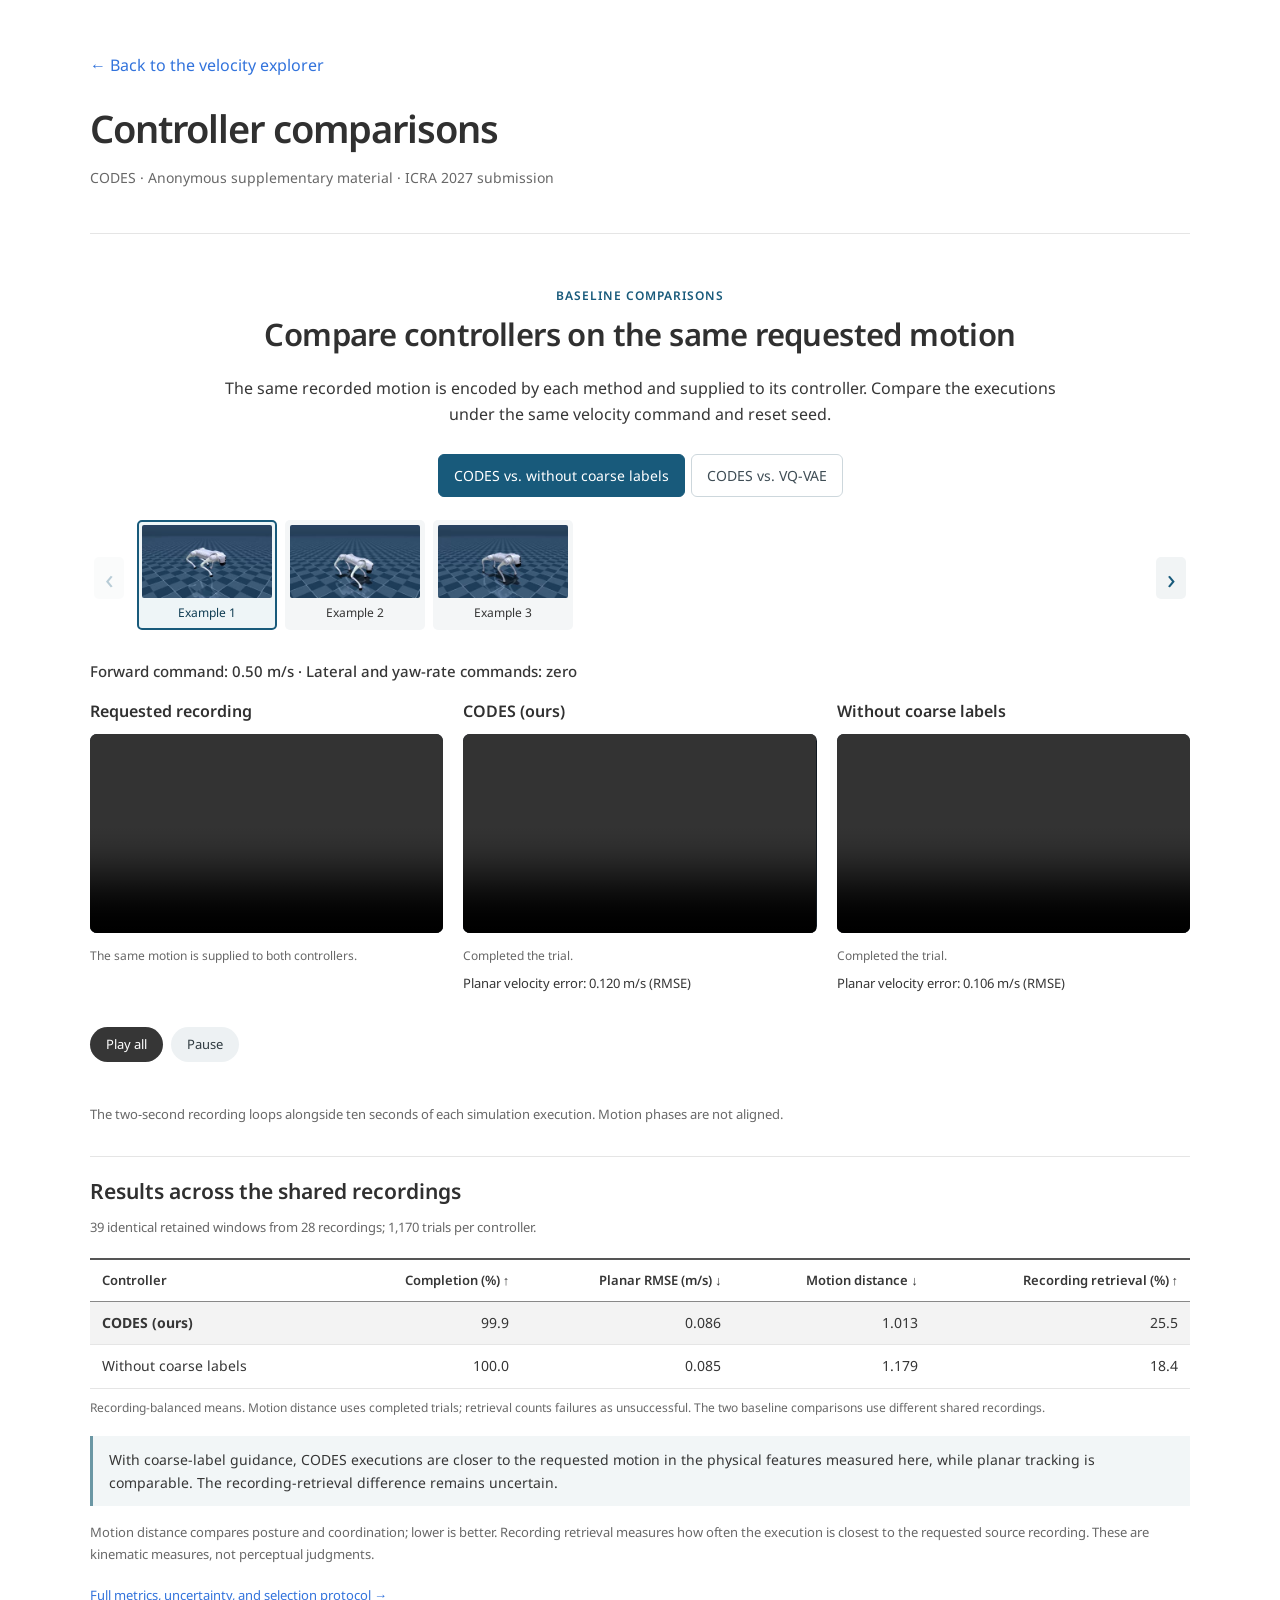
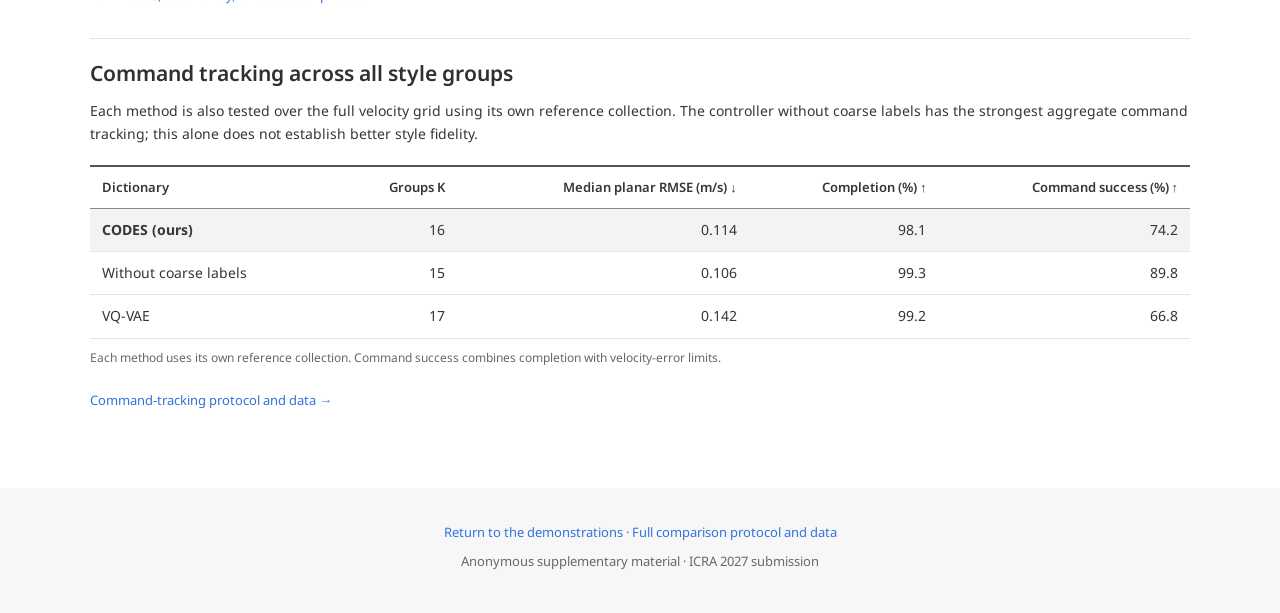
<file: controllers.html>
<!DOCTYPE html>
<html lang="en">
<head>
  <meta charset="UTF-8">
  <meta name="viewport" content="width=device-width, initial-scale=1">
  <meta name="description" content="Compare CODES and baseline controllers using the same requested motion and velocity command.">
  <title>Controller comparisons · CODES</title>
  <link rel="preconnect" href="https://fonts.googleapis.com">
  <link rel="preconnect" href="https://fonts.gstatic.com" crossorigin>
  <link href="https://fonts.googleapis.com/css2?family=Noto+Sans:wght@400;500;600;700&display=swap" rel="stylesheet">
  <link rel="stylesheet" href="site.css">
  <script src="data/gallery.min.js"></script>
  <script src="data/comparisons.min.js"></script>
  <script src="motion-ui.js" defer></script>
  <script src="comparisons-content.js" defer></script>
  <script src="comparisons.js" defer></script>
</head>
<body data-page="comparisons">
  <a class="skip-link" href="#comparisons">Skip to comparisons</a>
  <header class="technical-header content-section">
    <a href="index.html#velocity-explorer">← Back to the velocity explorer</a>
    <h1>Controller comparisons</h1>
    <p>CODES · Anonymous supplementary material · ICRA 2027 submission</p>
  </header>
  <main>
    <div id="comparison-mount"></div>
    <noscript><p class="reading-column">Enable JavaScript to play the matched comparisons and view their result tables. <a href="technical.html#matched">The evaluation protocol is available here.</a></p></noscript>
  </main>
  <footer><p><a href="index.html">Return to the demonstrations</a> · <a href="technical.html#matched">Full comparison protocol and data</a></p><p>Anonymous supplementary material · ICRA 2027 submission</p></footer>
</body>
</html>
</file>
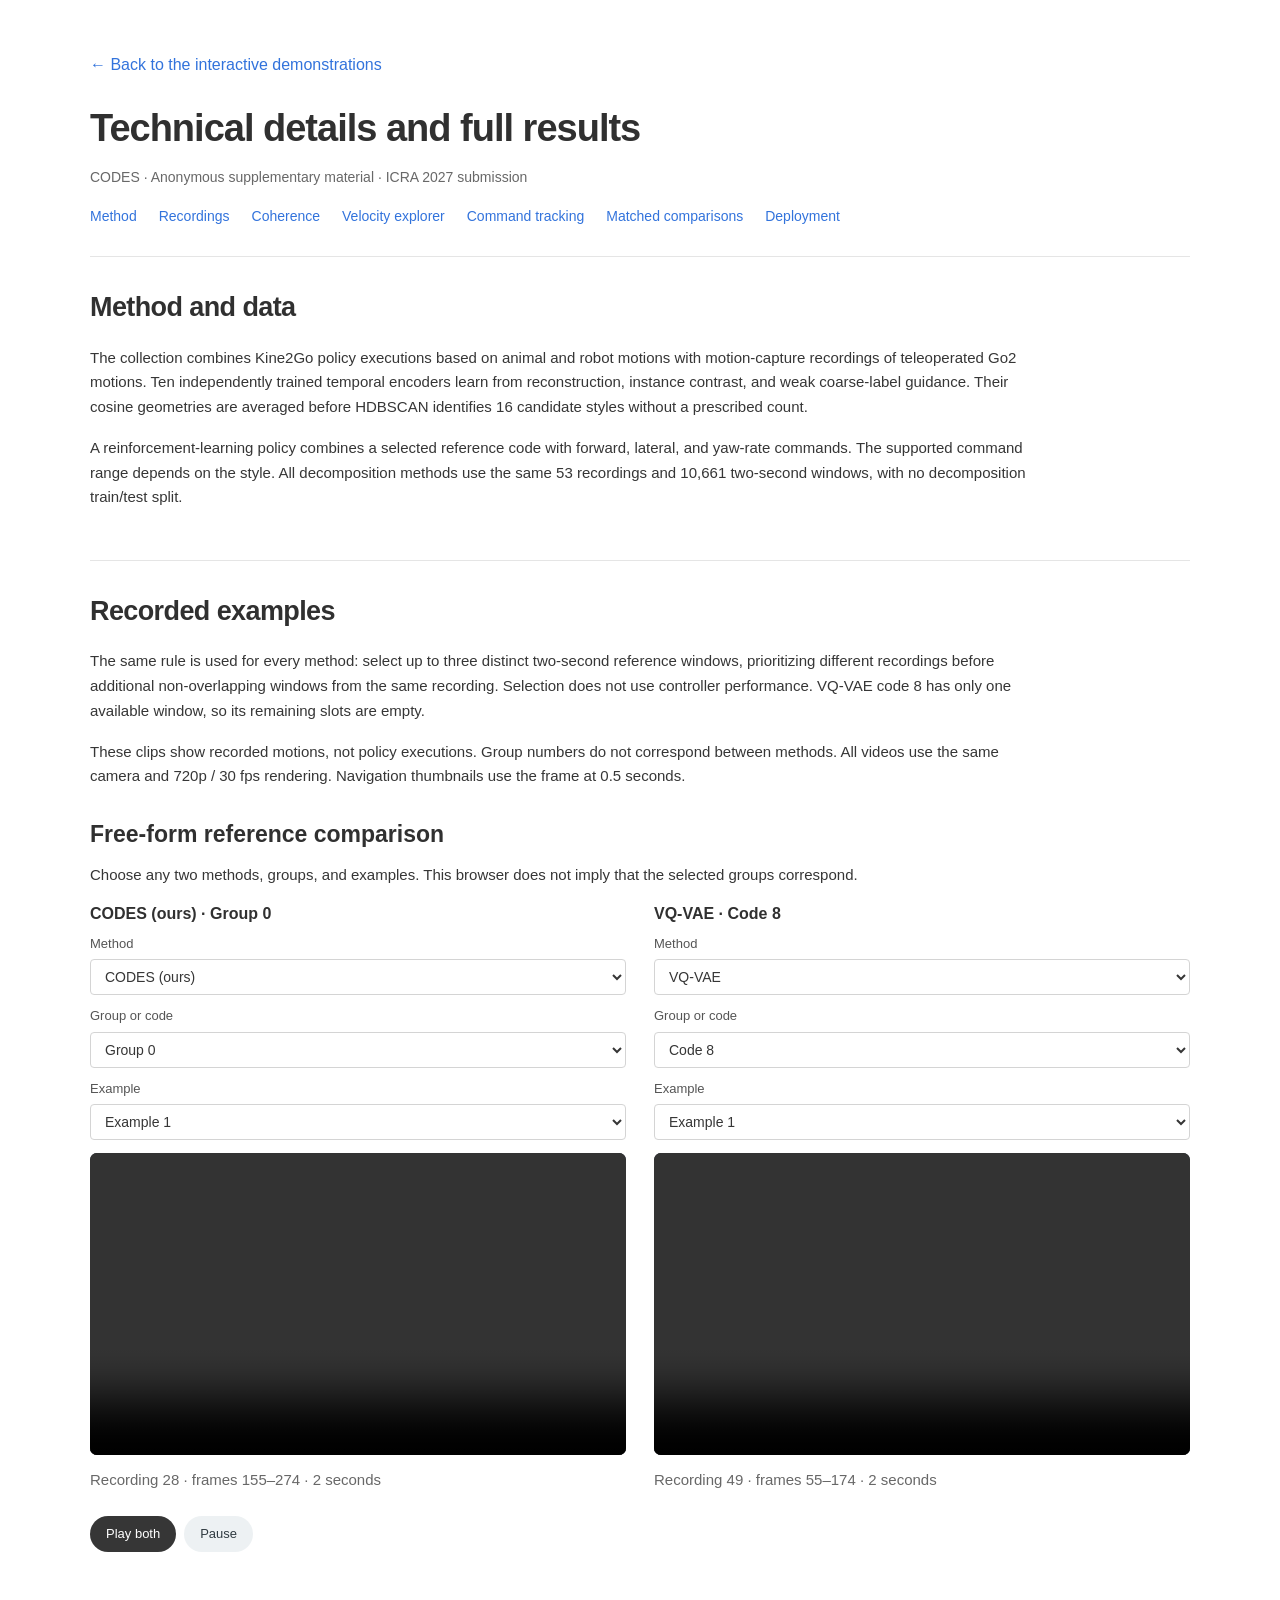
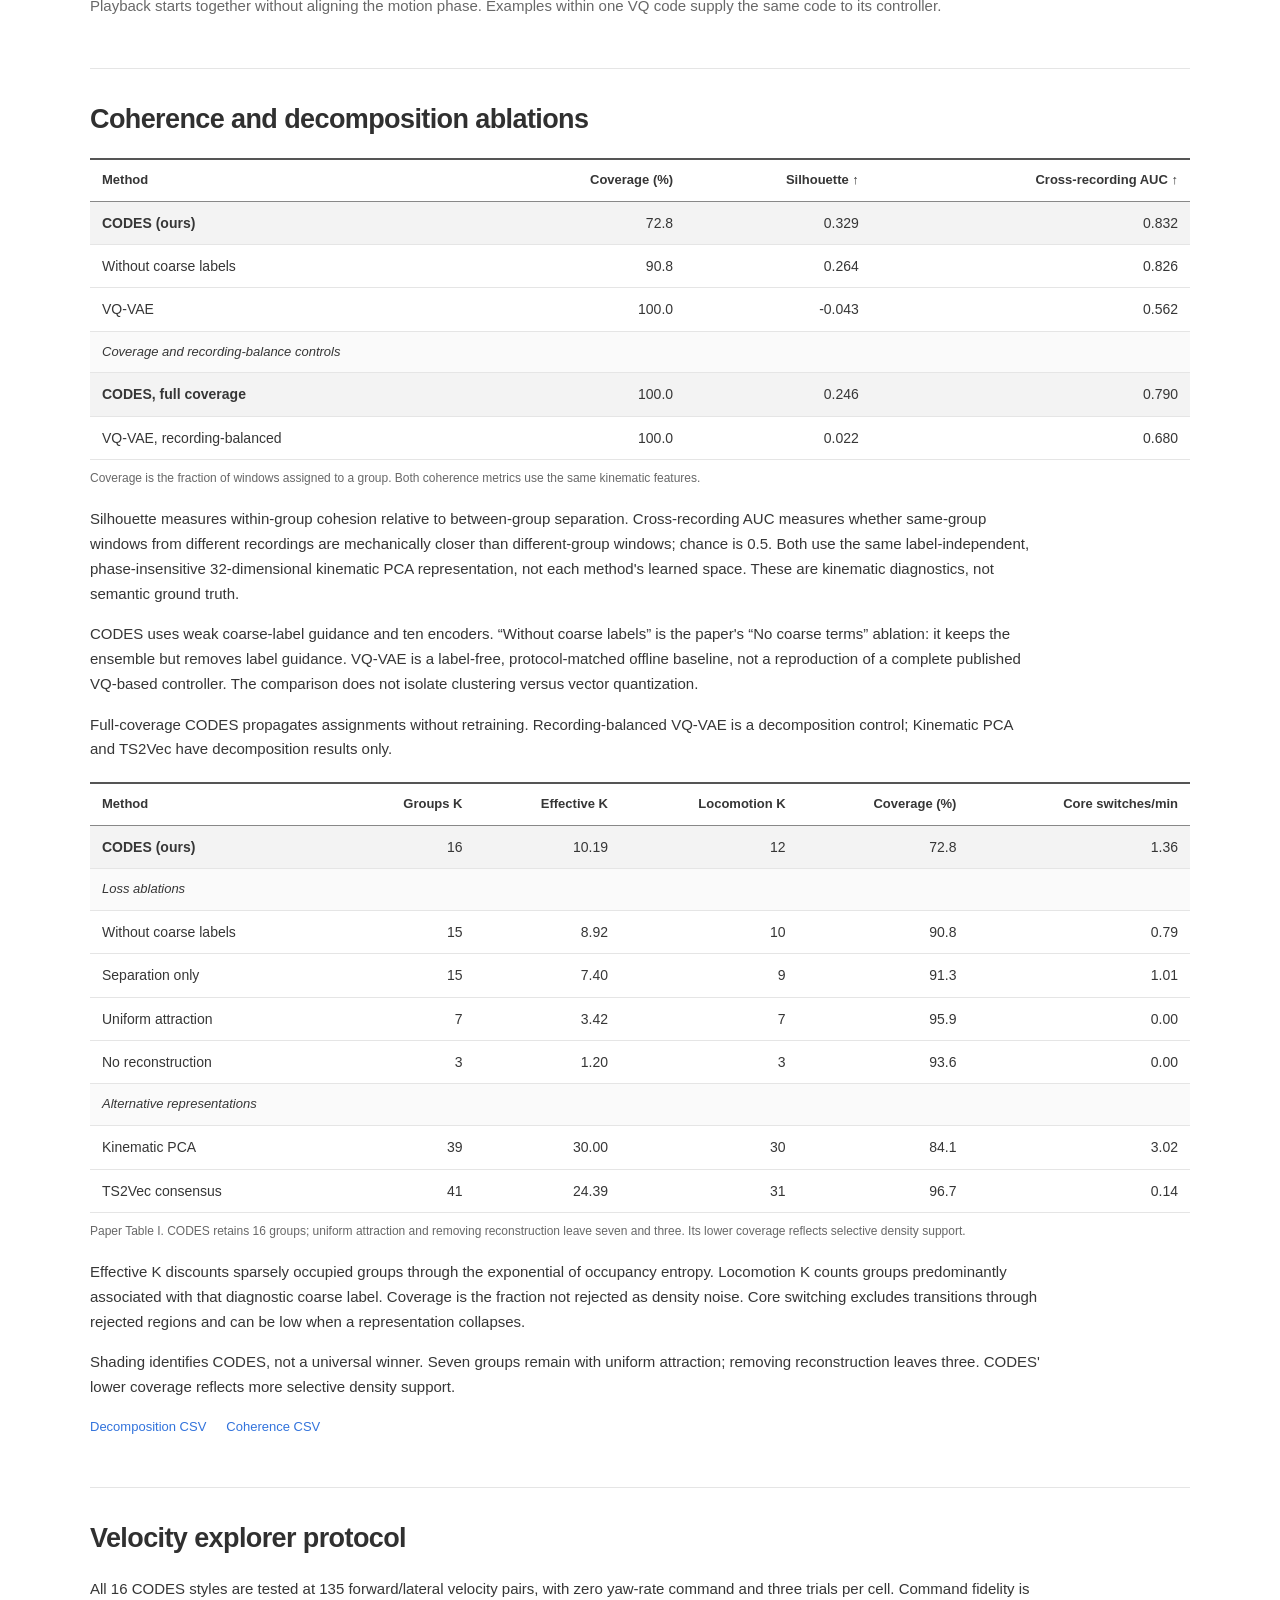
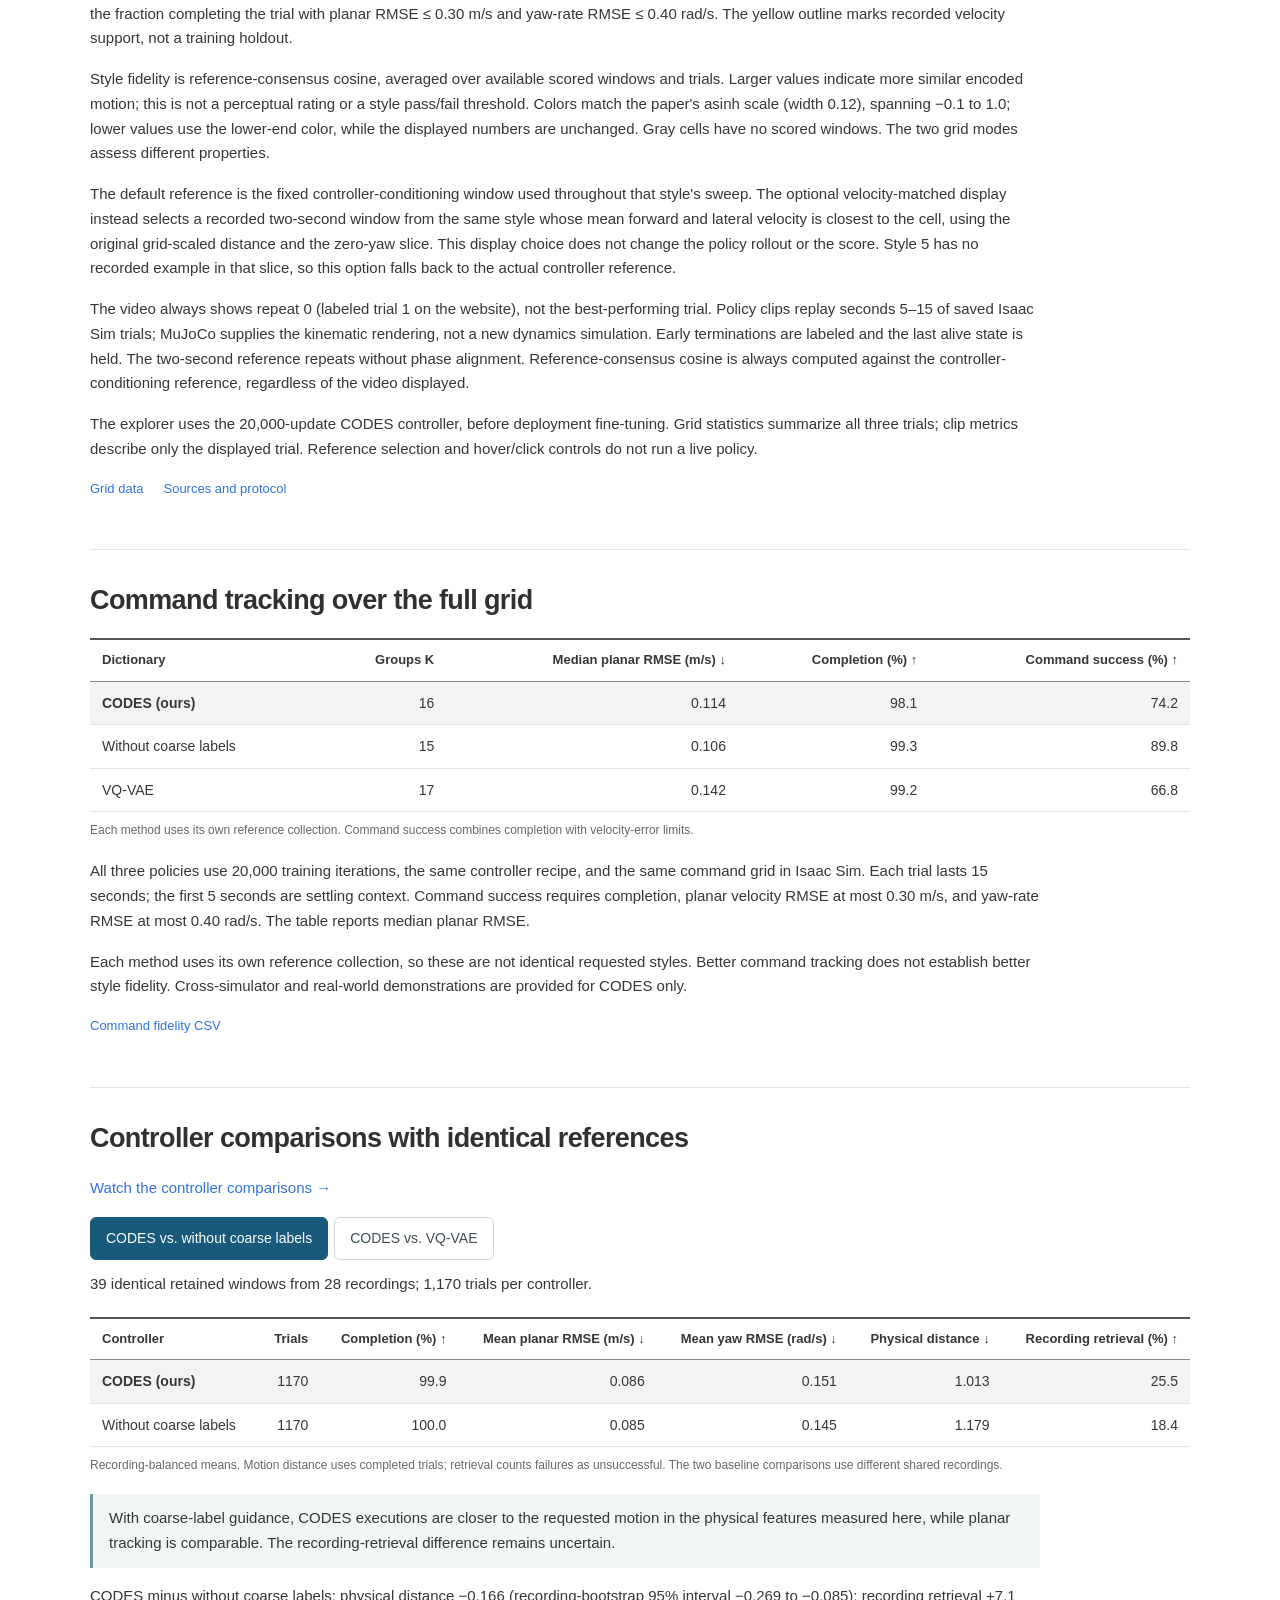
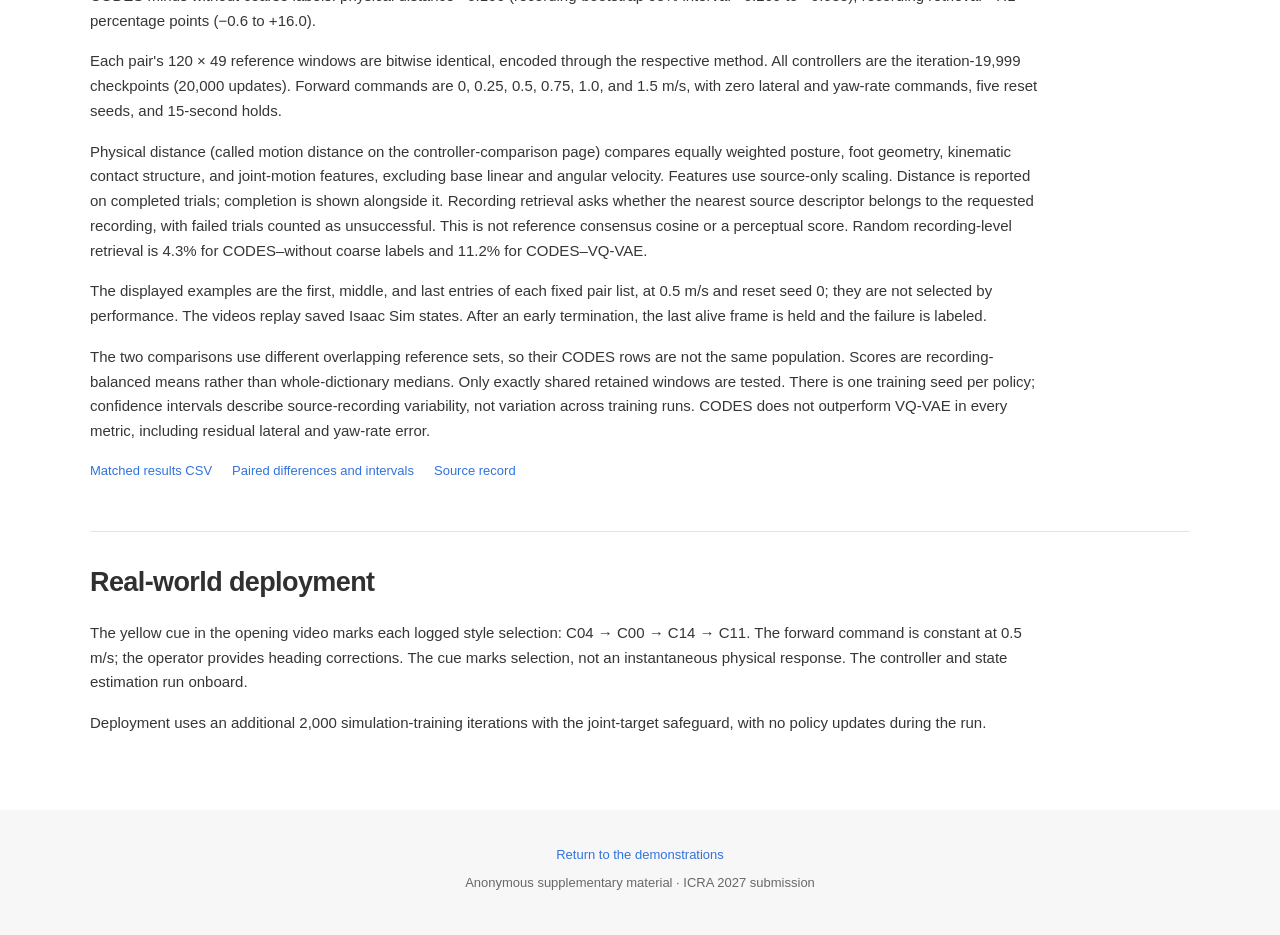
<file: technical.html>
<!DOCTYPE html>
<html lang="en">
<head>
  <meta charset="UTF-8">
  <meta name="viewport" content="width=device-width, initial-scale=1">
  <title>Technical details · CODES</title>
  <link rel="stylesheet" href="site.css">
  <script src="data/gallery.min.js"></script>
  <script src="data/comparisons.min.js"></script>
  <script src="motion-ui.js" defer></script>
  <script src="comparisons.js" defer></script>
</head>
<body data-page="technical">
  <a class="skip-link" href="#method">Skip to content</a>
  <header class="technical-header content-section">
    <a href="index.html">← Back to the interactive demonstrations</a>
    <h1>Technical details and full results</h1>
    <p>CODES · Anonymous supplementary material · ICRA 2027 submission</p>
    <nav class="technical-nav" aria-label="Technical sections"><a href="#method">Method</a><a href="#references">Recordings</a><a href="#coherence">Coherence</a><a href="#velocity">Velocity explorer</a><a href="#command">Command tracking</a><a href="#matched">Matched comparisons</a><a href="#deployment">Deployment</a></nav>
  </header>
  <main class="technical-main">
    <section id="method" class="content-section">
      <h2>Method and data</h2>
      <p>The collection combines Kine2Go policy executions based on animal and robot motions with motion-capture recordings of teleoperated Go2 motions. Ten independently trained temporal encoders learn from reconstruction, instance contrast, and weak coarse-label guidance. Their cosine geometries are averaged before HDBSCAN identifies 16 candidate styles without a prescribed count.</p>
      <p>A reinforcement-learning policy combines a selected reference code with forward, lateral, and yaw-rate commands. The supported command range depends on the style. All decomposition methods use the same 53 recordings and 10,661 two-second windows, with no decomposition train/test split.</p>
    </section>
    <section id="references" class="content-section">
      <h2>Recorded examples</h2>
      <p>The same rule is used for every method: select up to three distinct two-second reference windows, prioritizing different recordings before additional non-overlapping windows from the same recording. Selection does not use controller performance. VQ-VAE code 8 has only one available window, so its remaining slots are empty.</p>
      <p>These clips show recorded motions, not policy executions. Group numbers do not correspond between methods. All videos use the same camera and 720p / 30 fps rendering. Navigation thumbnails use the frame at 0.5 seconds.</p>
      <h3>Free-form reference comparison</h3>
      <p>Choose any two methods, groups, and examples. This browser does not imply that the selected groups correspond.</p>
      <div id="reference-compare-root" class="media-comparison-grid">
        <div class="compare-card"><h4 id="compare-left-heading">Left reference</h4><label for="compare-left-model">Method</label><select id="compare-left-model"></select><label for="compare-left-group">Group or code</label><select id="compare-left-group"></select><label for="compare-left-sample">Example</label><select id="compare-left-sample"></select><video id="compare-left-video" controls muted loop playsinline preload="metadata"></video><p id="compare-left-source" class="source-caption"></p></div>
        <div class="compare-card"><h4 id="compare-right-heading">Right reference</h4><label for="compare-right-model">Method</label><select id="compare-right-model"></select><label for="compare-right-group">Group or code</label><select id="compare-right-group"></select><label for="compare-right-sample">Example</label><select id="compare-right-sample"></select><video id="compare-right-video" controls muted loop playsinline preload="metadata"></video><p id="compare-right-source" class="source-caption"></p></div>
      </div>
      <div class="comparison-buttons"><button id="reference-play" type="button">Play both</button><button id="reference-pause" type="button" class="secondary-button">Pause</button></div>
      <p id="reference-playback-status" class="playback-status" aria-live="polite"></p>
      <p class="small-note">Playback starts together without aligning the motion phase. Examples within one VQ code supply the same code to its controller.</p>
    </section>
    <section id="coherence" class="content-section comparison-section">
      <h2>Coherence and decomposition ablations</h2>
      <div id="coherence-comparison-table" class="comparison-table-wrap"></div>
      <p>Silhouette measures within-group cohesion relative to between-group separation. Cross-recording AUC measures whether same-group windows from different recordings are mechanically closer than different-group windows; chance is 0.5. Both use the same label-independent, phase-insensitive 32-dimensional kinematic PCA representation, not each method's learned space. These are kinematic diagnostics, not semantic ground truth.</p>
      <p>CODES uses weak coarse-label guidance and ten encoders. “Without coarse labels” is the paper's “No coarse terms” ablation: it keeps the ensemble but removes label guidance. VQ-VAE is a label-free, protocol-matched offline baseline, not a reproduction of a complete published VQ-based controller. The comparison does not isolate clustering versus vector quantization.</p>
      <p>Full-coverage CODES propagates assignments without retraining. Recording-balanced VQ-VAE is a decomposition control; Kinematic PCA and TS2Vec have decomposition results only.</p>
      <div id="decomposition-comparison-table" class="comparison-table-wrap"></div>
      <p>Effective K discounts sparsely occupied groups through the exponential of occupancy entropy. Locomotion K counts groups predominantly associated with that diagnostic coarse label. Coverage is the fraction not rejected as density noise. Core switching excludes transitions through rejected regions and can be low when a representation collapses.</p>
      <p>Shading identifies CODES, not a universal winner. Seven groups remain with uniform attraction; removing reconstruction leaves three. CODES' lower coverage reflects more selective density support.</p>
      <div class="download-links"><a href="data/comparisons/decomposition.csv" download>Decomposition CSV</a><a href="data/comparisons/coherence.csv" download>Coherence CSV</a></div>
    </section>
    <section id="velocity" class="content-section">
      <h2>Velocity explorer protocol</h2>
      <p>All 16 CODES styles are tested at 135 forward/lateral velocity pairs, with zero yaw-rate command and three trials per cell. Command fidelity is the fraction completing the trial with planar RMSE ≤ 0.30 m/s and yaw-rate RMSE ≤ 0.40 rad/s. The yellow outline marks recorded velocity support, not a training holdout.</p>
      <p>Style fidelity is reference-consensus cosine, averaged over available scored windows and trials. Larger values indicate more similar encoded motion; this is not a perceptual rating or a style pass/fail threshold. Colors match the paper's asinh scale (width 0.12), spanning −0.1 to 1.0; lower values use the lower-end color, while the displayed numbers are unchanged. Gray cells have no scored windows. The two grid modes assess different properties.</p>
      <p>The default reference is the fixed controller-conditioning window used throughout that style's sweep. The optional velocity-matched display instead selects a recorded two-second window from the same style whose mean forward and lateral velocity is closest to the cell, using the original grid-scaled distance and the zero-yaw slice. This display choice does not change the policy rollout or the score. Style 5 has no recorded example in that slice, so this option falls back to the actual controller reference.</p>
      <p>The video always shows repeat 0 (labeled trial 1 on the website), not the best-performing trial. Policy clips replay seconds 5–15 of saved Isaac Sim trials; MuJoCo supplies the kinematic rendering, not a new dynamics simulation. Early terminations are labeled and the last alive state is held. The two-second reference repeats without phase alignment. Reference-consensus cosine is always computed against the controller-conditioning reference, regardless of the video displayed.</p>
      <p>The explorer uses the 20,000-update CODES controller, before deployment fine-tuning. Grid statistics summarize all three trials; clip metrics describe only the displayed trial. Reference selection and hover/click controls do not run a live policy.</p>
      <div class="download-links"><a href="data/velocity_explorer.json" download>Grid data</a><a href="data/velocity_explorer_sources.json" download>Sources and protocol</a></div>
    </section>
    <section id="command" class="content-section comparison-section">
      <h2>Command tracking over the full grid</h2>
      <div id="native-comparison-table" class="comparison-table-wrap"></div>
      <p>All three policies use 20,000 training iterations, the same controller recipe, and the same command grid in Isaac Sim. Each trial lasts 15 seconds; the first 5 seconds are settling context. Command success requires completion, planar velocity RMSE at most 0.30 m/s, and yaw-rate RMSE at most 0.40 rad/s. The table reports median planar RMSE.</p>
      <p>Each method uses its own reference collection, so these are not identical requested styles. Better command tracking does not establish better style fidelity. Cross-simulator and real-world demonstrations are provided for CODES only.</p>
      <div class="download-links"><a href="data/comparisons/native.csv" download>Command fidelity CSV</a></div>
    </section>
    <section id="matched" class="content-section comparison-section">
      <h2>Controller comparisons with identical references</h2>
      <p><a href="controllers.html">Watch the controller comparisons →</a></p>
      <div id="matched-methods" class="segmented" role="group" aria-label="Matched results"><button type="button" data-panel="pb_u" aria-pressed="true">CODES vs. without coarse labels</button><button type="button" data-panel="pb_vq" aria-pressed="false">CODES vs. VQ-VAE</button></div>
      <p id="matched-protocol-count"></p><div id="matched-comparison-table" class="comparison-table-wrap"></div><p id="matched-conclusion" class="result-insight"></p><p id="matched-uncertainty"></p>
      <p>Each pair's 120 × 49 reference windows are bitwise identical, encoded through the respective method. All controllers are the iteration-19,999 checkpoints (20,000 updates). Forward commands are 0, 0.25, 0.5, 0.75, 1.0, and 1.5 m/s, with zero lateral and yaw-rate commands, five reset seeds, and 15-second holds.</p>
      <p>Physical distance (called motion distance on the controller-comparison page) compares equally weighted posture, foot geometry, kinematic contact structure, and joint-motion features, excluding base linear and angular velocity. Features use source-only scaling. Distance is reported on completed trials; completion is shown alongside it. Recording retrieval asks whether the nearest source descriptor belongs to the requested recording, with failed trials counted as unsuccessful. This is not reference consensus cosine or a perceptual score. Random recording-level retrieval is 4.3% for CODES–without coarse labels and 11.2% for CODES–VQ-VAE.</p>
      <p>The displayed examples are the first, middle, and last entries of each fixed pair list, at 0.5 m/s and reset seed 0; they are not selected by performance. The videos replay saved Isaac Sim states. After an early termination, the last alive frame is held and the failure is labeled.</p>
      <p>The two comparisons use different overlapping reference sets, so their CODES rows are not the same population. Scores are recording-balanced means rather than whole-dictionary medians. Only exactly shared retained windows are tested. There is one training seed per policy; confidence intervals describe source-recording variability, not variation across training runs. CODES does not outperform VQ-VAE in every metric, including residual lateral and yaw-rate error.</p>
      <div class="download-links"><a href="data/comparisons/aggregate_summary.csv" download>Matched results CSV</a><a href="data/comparisons/paired_differences.csv" download>Paired differences and intervals</a><a href="data/comparisons/provenance.json" download>Source record</a></div>
    </section>
    <section id="deployment" class="content-section">
      <h2>Real-world deployment</h2>
      <p>The yellow cue in the opening video marks each logged style selection: C04 → C00 → C14 → C11. The forward command is constant at 0.5 m/s; the operator provides heading corrections. The cue marks selection, not an instantaneous physical response. The controller and state estimation run onboard.</p>
      <p>Deployment uses an additional 2,000 simulation-training iterations with the joint-target safeguard, with no policy updates during the run.</p>
    </section>
  </main>
  <footer><p><a href="index.html">Return to the demonstrations</a></p><p>Anonymous supplementary material · ICRA 2027 submission</p></footer>
</body>
</html>
</file>
<file: site.css>
/* Original, dependency-free styling inspired by the Nerfies project page. */
:root { --ink:#363636; --muted:#686868; --line:#e5e5e5; --link:#3273dc; }
* { box-sizing:border-box; }
html { scroll-behavior:smooth; }
body { margin:0; background:#fff; color:var(--ink); font-family:'Noto Sans','Helvetica Neue',Arial,sans-serif; font-size:16px; line-height:1.65; }
a { color:var(--link); text-decoration:none; }
a:hover { text-decoration:underline; }
button,select { font:inherit; }
a:focus-visible,button:focus-visible,select:focus-visible,summary:focus-visible { outline:3px solid #73a9ed; outline-offset:4px; }
h1,h2,h3,h4 { color:#303030; line-height:1.2; }
h1 { font-size:46px; font-weight:600; letter-spacing:-1.6px; margin:0 auto 24px; max-width:1120px; }
h2 { font-size:31px; font-weight:600; text-align:center; margin:0 0 22px; letter-spacing:-.6px; }
h3 { font-size:23px; font-weight:600; margin:32px 0 14px; }
h4 { font-size:16px; font-weight:600; margin:0 0 10px; }
p { margin:0 0 16px; }
.publication-header { text-align:center; padding:60px 24px 36px; }
.authors { color:var(--link); font-size:20px; margin-bottom:8px; }
.venue { color:var(--muted); font-size:15px; margin-bottom:22px; }
.publication-links { display:flex; justify-content:center; flex-wrap:wrap; gap:8px; }
.publication-links a,.publication-links button { border-radius:24px; background:#363636; color:#fff; padding:8px 19px; font-size:15px; line-height:1.65; }
.publication-links a:hover { background:#1f1f1f; text-decoration:none; }
.publication-links button:disabled { background:#6b6b6b; cursor:default; opacity:1; }
.content-section { width:calc(100% - 48px); max-width:1100px; margin:0 auto; padding:52px 0; scroll-margin-top:24px; }
.reading-column { width:calc(100% - 48px); max-width:850px; margin:0 auto; }
.abstract-section { padding:48px 0; background:#f7f7f7; }
.abstract-section p { text-align:justify; }
.teaser { max-width:980px; padding:0 0 42px; }
.deployment-section { max-width:980px; border-top:1px solid var(--line); }
video { display:block; width:100%; aspect-ratio:16/9; object-fit:contain; background:#101820; border-radius:7px; }
.teaser-caption { max-width:820px; margin:18px auto 0; text-align:center; font-size:19px; line-height:1.6; }
.teaser .quiet-details { max-width:850px; margin:18px auto 0; }
.section-intro { max-width:840px; text-align:center; margin:0 auto 26px; }
figure { margin:24px 0; }
figure img { width:100%; height:auto; display:block; }
figcaption { text-align:center; font-size:15px; margin-top:14px; color:var(--muted); }
details { border-top:1px solid var(--line); padding:13px 0; margin-top:20px; }
summary { cursor:pointer; color:var(--link); font-size:14px; font-weight:500; }
details[open] > summary { margin-bottom:16px; }
details p { color:var(--muted); font-size:14px; }
details details { margin-top:12px; }
.controls-bar,.compare-controls { display:flex; flex-wrap:wrap; gap:16px; margin:22px 0; align-items:end; }
.control-field,.compare-controls > div { flex:1; min-width:0; }
label { display:block; font-size:13px; font-weight:500; color:#555; margin-bottom:5px; }
select { width:100%; max-width:100%; min-width:0; border:1px solid #d4d4d4; border-radius:4px; padding:8px 30px 8px 10px; color:var(--ink); background:#fff; font-size:14px; }
.gallery-summary { font-size:14px; color:var(--muted); margin:14px 0; }
.reference-gallery-grid { display:grid; grid-template-columns:repeat(3,minmax(0,1fr)); gap:20px; }
.ref-video-card { min-width:0; }
.ref-video-info { padding:12px 0; }
.ref-window-note,.ref-source-name { color:var(--muted); font-size:13px; margin:0; overflow-wrap:anywhere; }
.ref-video-info details { margin-top:9px; padding-top:9px; }
.empty-example { border:1px dashed #d7d7d7; border-radius:7px; min-height:200px; padding:24px; display:flex; flex-direction:column; justify-content:center; }
.empty-example p { color:var(--muted); font-size:13px; }
.comparison-section { border-top:1px solid var(--line); }
.comparison-block { margin-bottom:38px; }
.comparison-block:last-child { margin-bottom:0; }
.comparison-block > p { max-width:960px; }
.comparison-table-wrap table { border-collapse:collapse; width:100%; font-size:14px; line-height:1.45; }
.comparison-table-wrap { overflow-x:auto; margin:20px 0; }
.comparison-table-wrap th,.comparison-table-wrap td { text-align:right; padding:11px 12px; border-bottom:1px solid var(--line); white-space:nowrap; font-variant-numeric:tabular-nums; }
.comparison-table-wrap th:first-child,.comparison-table-wrap td:first-child { text-align:left; white-space:normal; min-width:145px; }
.comparison-table-wrap thead th { border-top:2px solid #555; border-bottom:1px solid #888; font-weight:600; font-size:13px; }
.comparison-table-wrap tbody th { font-weight:400; }
.comparison-table-wrap .ours-row { background:#f3f3f3; }
.comparison-table-wrap .ours-row th { font-weight:700; }
.comparison-table-wrap .table-divider td { background:#fafafa; font-size:13px; font-style:italic; text-align:left; }
.comparison-table-wrap caption { caption-side:bottom; text-align:left; font-size:12px; color:var(--muted); padding:10px 0 0; }
.download-links { display:flex; flex-wrap:wrap; gap:6px 20px; font-size:13px; margin:16px 0; }
.media-comparison-grid { display:grid; grid-template-columns:1fr 1fr; gap:28px; }
.compare-card { min-width:0; padding:0; }
.compare-card label { margin-top:10px; }
.compare-card video { margin:13px 0; }
.source-caption { color:var(--muted); font-size:12px; overflow-wrap:anywhere; margin:8px 0; }
.clip-metrics { font-size:13px; }
.matched-video-grid { display:grid; grid-template-columns:repeat(3,minmax(0,1fr)); gap:20px; }
.comparison-buttons { display:flex; flex-wrap:wrap; gap:8px; margin:16px 0 8px; }
button { background:#363636; color:white; border:0; border-radius:20px; padding:7px 16px; cursor:pointer; font-size:13px; }
button:hover { background:#1f1f1f; }
.playback-status { font-size:12px; color:var(--muted); min-height:18px; }
.small-note { color:var(--muted); font-size:13px; }
.velocity-axis-note { font-size:13px; color:var(--muted); margin-bottom:8px; }
.velocity-grid-scroll { overflow-x:auto; padding:3px 3px 5px; }
#velocity-grid { display:grid; gap:3px; min-width:0; }
.velocity-tick { align-self:center; text-align:center; font-size:12px; font-variant-numeric:tabular-nums; }
#velocity-grid .velocity-cell { height:29px; min-width:0; padding:0; border:2px solid transparent; border-radius:2px; position:relative; }
#velocity-grid .velocity-cell.recorded { border-color:#e2af24; }
#velocity-grid .velocity-cell.selected::after { content:''; position:absolute; inset:3px; border:2px solid white; outline:1px solid #333; pointer-events:none; }
#velocity-grid .velocity-cell:focus-visible { outline:2px solid #111; outline-offset:1px; z-index:1; }
.velocity-legend { display:flex; align-items:center; flex-wrap:wrap; gap:8px 16px; font-size:12px; margin:14px 0; }
.velocity-key { display:inline-flex; align-items:center; gap:5px; }
.velocity-key i { display:inline-block; width:20px; height:14px; border-radius:1px; }
.velocity-key .support-swatch { border:2px solid #e2af24; background:white; }
.velocity-gradient { display:inline-block; width:150px; height:12px; background:linear-gradient(90deg,#8C3B2A,#D79A7B,#F4F2ED,#B8D8CF,#2A9D8F,#174E5A); }
h3.velocity-selected { font-size:17px; margin:22px 0 8px; }
.velocity-videos video { margin-bottom:10px; }
.video-segment-controls { display:flex; align-items:center; gap:10px; margin:0 0 10px; }
.video-segment-controls[hidden] { display:none; }
.video-segment-controls button { padding:5px 10px; min-width:56px; font-size:13px; }
.video-segment-controls input { flex:1; min-width:0; accent-color:var(--accent, #185a7b); }
.video-segment-controls span { white-space:nowrap; font-size:12px; font-variant-numeric:tabular-nums; }
.velocity-grid-panel { min-width:0; }
.velocity-reference-control { flex-basis:100%; }
@media (min-width:1050px) {
  .velocity-workspace { display:grid; grid-template-columns:minmax(520px,1.3fr) minmax(350px,1fr); gap:32px; align-items:start; }
  .velocity-grid-panel .controls-bar { margin-top:0; }
  .velocity-videos { grid-template-columns:1fr; gap:16px; position:sticky; top:20px; }
  .velocity-videos .source-caption { margin:4px 0; }
}
.trial-failed { color:#a63224; font-weight:600; }
.pair-result { color:var(--ink); font-size:15px; margin:15px 0; }
.footnote { text-align:center; color:var(--muted); font-size:13px; }
.source-id { font-variant-numeric:tabular-nums; }
footer { text-align:center; padding:34px 24px; margin-top:24px; background:#f7f7f7; color:var(--muted); font-size:13px; }
footer p { margin:0 0 7px; }
.skip-link { position:absolute; left:16px; top:-80px; background:white; padding:10px; z-index:10; }
.skip-link:focus { top:10px; }
@media (max-width:800px) {
  h1 { font-size:36px; letter-spacing:-1px; }
  .desktop-break { display:none; }
  .publication-header { padding-top:40px; }
  .content-section { padding:38px 0; }
  .teaser { padding-top:0; }
  .matched-video-grid { grid-template-columns:1fr 1fr; }
  .matched-video-grid > :first-child { grid-column:1/-1; max-width:440px; justify-self:center; width:100%; }
  .reference-gallery-grid { gap:14px; }
}
@media (max-width:600px) {
  body { font-size:15px; }
  h1 { font-size:30px; }
  h2 { font-size:26px; }
  h3 { font-size:20px; }
  .content-section,.reading-column { width:calc(100% - 32px); }
  .publication-header { padding:34px 16px 28px; }
  .publication-links a,.publication-links button { padding:7px 14px; font-size:13px; }
  .teaser-caption { font-size:17px; }
  .abstract-section p { text-align:left; }
  .reference-gallery-grid,.media-comparison-grid,.matched-video-grid { grid-template-columns:1fr; }
  .matched-video-grid > :first-child { max-width:none; }
  .controls-bar,.compare-controls { gap:12px; }
  .controls-bar > div,.compare-controls > div { flex-basis:100%; }
  .empty-example { min-height:130px; }
}
@media (prefers-reduced-motion:reduce) { html { scroll-behavior:auto; } }

/* Guided browsing: keep choices visible and experimental detail on its own page. */
[hidden] { display:none !important; }
.section-kicker { color:#185a7b; text-align:center; font-size:12px; font-weight:600; letter-spacing:1px; text-transform:uppercase; margin-bottom:10px; }
.section-link { text-align:center; font-size:14px; margin:20px 0 0; }
.question-grid { display:grid; grid-template-columns:repeat(3,1fr); gap:24px; max-width:1020px; margin:26px auto 0; padding:0 24px; }
.question-grid a { display:block; border-top:2px solid #abc9d0; padding-top:15px; color:var(--ink); font-size:14px; }
.question-grid strong { display:block; color:#185a7b; margin-bottom:6px; font-size:16px; }
.method-steps { display:grid; grid-template-columns:repeat(3,1fr); gap:30px; font-size:14px; }
.method-steps strong { display:block; font-size:17px; margin-bottom:7px; }
.method-steps p { margin:0; }
.segmented { display:flex; flex-wrap:wrap; gap:6px; margin:16px 0 12px; }
.segmented.centered { justify-content:center; }
.segmented button { border:1px solid #cdd7dc; background:#fff; color:#3f4d55; border-radius:6px; padding:9px 15px; font-size:14px; }
.segmented button:hover { background:#eef4f6; }
.segmented button[aria-pressed="true"] { background:#185a7b; border-color:#185a7b; color:white; }
.control-explanation { color:var(--muted); font-size:14px; margin:10px 0 16px; }
#gallery-method-note { text-align:center; }
.motion-browser { display:flex; align-items:center; gap:10px; margin:20px 0; min-width:0; }
.motion-strip { display:flex; flex:1; gap:8px; overflow-x:auto; padding:3px 3px 9px; scrollbar-width:thin; scrollbar-color:#bdcbd1 transparent; }
.motion-choice { flex:0 0 110px; border:2px solid transparent; border-radius:5px; padding:3px; background:#f4f6f7; color:var(--ink); }
.motion-choice:hover { background:#e6eff2; }
.motion-choice[aria-pressed="true"] { border-color:#185a7b; background:#eef5f7; color:#103d53; }
.motion-choice img { display:block; width:100%; height:auto; aspect-ratio:16/9; object-fit:contain; border-radius:2px; }
.motion-choice span { display:block; padding:5px 1px 2px; font-size:12px; }
.strip-arrow { flex:0 0 30px; padding:0; height:42px; background:#f1f4f5; color:#185a7b; border-radius:5px; font-size:28px; line-height:1; }
.strip-arrow:hover { background:#dae7eb; }
.strip-arrow:disabled { opacity:.3; cursor:default; }
.gallery-toolbar { display:flex; align-items:center; justify-content:space-between; gap:20px; margin:18px 0 16px; }
.gallery-toolbar h3 { margin:0; font-size:18px; }
button.text-button { padding:4px 0; color:var(--link); background:none; border-radius:0; font-size:13px; }
button.text-button:hover { text-decoration:underline; }
.ref-video-card h4 { font-size:14px; margin-top:10px; }
.secondary-button { background:#edf1f3; color:#303b41; }
.secondary-button:hover { background:#dce6eb; }
.result-summary { margin-top:30px; padding-top:22px; border-top:1px solid var(--line); }
.result-summary h3 { font-size:21px; margin:0 0 13px; }
.result-summary p { font-size:14px; }
.result-summary .small-note { font-size:13px; }
.result-insight { padding:12px 16px; background:#f2f6f7; border-left:3px solid #6b97a4; }
.small-link { font-size:13px; }
.mobile-hint { display:none; }
.selected-metrics { padding:9px 12px; background:#f3f6f7; font-size:13px; border-radius:4px; }
.comparison-command { font-size:15px; font-weight:500; margin:18px 0; }
#matched-examples .motion-choice { flex-basis:140px; }
#matched-examples .motion-strip { flex:0 1 auto; }
#matched-examples { justify-content:center; }
#velocity-metrics { margin-top:0; }
#velocity-metric-explanation { min-height:66px; }
.velocity-media-panel { min-width:0; }
.velocity-videos { position:static; }
.optional-comparison { display:flex; align-items:flex-start; gap:8px; font-size:12px; font-weight:400; color:#4b5960; cursor:pointer; margin-top:14px; }
.optional-comparison input { margin-top:4px; accent-color:#185a7b; }
.explorer-footnote { margin-top:20px; }
.technical-header { padding-bottom:28px; }
.technical-header h1 { font-size:38px; margin:28px 0 14px; letter-spacing:-1px; }
.technical-header p { color:var(--muted); font-size:14px; }
.technical-nav { display:flex; gap:12px 22px; flex-wrap:wrap; font-size:14px; }
.technical-main .content-section { border-top:1px solid var(--line); padding:34px 0; }
.technical-main h2 { text-align:left; font-size:27px; }
.technical-main p { max-width:950px; font-size:15px; }
@media (min-width:1050px) {
  .velocity-media-panel { position:sticky; top:16px; }
  .velocity-videos { position:static; }
}
@media (max-width:1049px) {
  .velocity-workspace { display:flex; flex-direction:column; gap:20px; }
  .velocity-media-panel { order:-1; width:100%; }
  .velocity-grid-panel { width:100%; }
  .velocity-videos { grid-template-columns:1fr 1fr; gap:16px; }
  #velocity-metric-explanation { min-height:0; }
}
@media (max-width:600px) {
  .question-grid { grid-template-columns:1fr; gap:15px; padding:0 16px; }
  .question-grid a { padding-top:10px; }
  .method-steps { grid-template-columns:1fr; gap:16px; }
  .method-steps strong { margin-bottom:4px; }
  .segmented { gap:5px; }
  .segmented button { font-size:12px; padding:8px 10px; }
  .motion-browser { gap:5px; margin:14px 0; }
  .motion-choice { flex-basis:90px; }
  .strip-arrow { flex-basis:24px; }
  .gallery-toolbar { align-items:flex-start; flex-direction:column; gap:8px; }
  .gallery-toolbar h3 { font-size:16px; }
  .reference-gallery-grid { display:flex; gap:12px; overflow-x:auto; padding-bottom:8px; scroll-snap-type:x proximity; }
  .ref-video-card { flex:0 0 82%; scroll-snap-align:start; }
  .ref-video-card h4 { font-size:13px; }
  .mobile-hint { display:block; font-size:12px; color:var(--muted); margin:6px 0; }
  .empty-example { padding:8px; min-height:0; }
  .empty-example p { font-size:10px; }
  .velocity-videos { grid-template-columns:1fr 1fr; gap:10px; }
  .velocity-videos h4 { font-size:12px; min-height:29px; }
  .velocity-videos .source-caption { font-size:11px; }
  .velocity-tick { font-size:10px; }
  .velocity-axis-note { font-size:11px; }
  .velocity-grid-scroll { padding:2px 0; }
  #velocity-grid { --grid-label-width:28px; gap:2px; }
  #velocity-grid .velocity-cell { height:24px; border-width:1.5px; }
  #velocity-grid .minor-tick { visibility:hidden; }
  #velocity-grid .velocity-cell.selected::after { inset:2px; border-width:1px; }
  .velocity-legend { gap:6px 10px; font-size:11px; }
  .comparison-table-wrap th,.comparison-table-wrap td { font-size:12px; padding:9px 8px; }
  .comparison-table-wrap th:first-child { min-width:105px; }
  .comparison-table-wrap thead th { white-space:normal; min-width:74px; }
  .comparison-table-wrap caption { min-width:300px; }
  #matched-examples .motion-choice { flex-basis:85px; }
  .matched-video-grid { grid-template-columns:repeat(2,minmax(0,1fr)); gap:12px; }
  .matched-video-grid > :first-child { grid-column:1/-1; max-width:280px; }
  .matched-video-grid h4 { font-size:13px; min-height:32px; }
  .matched-video-grid .clip-metrics { font-size:12px; }
  .technical-header h1 { font-size:29px; }
}
</file>
